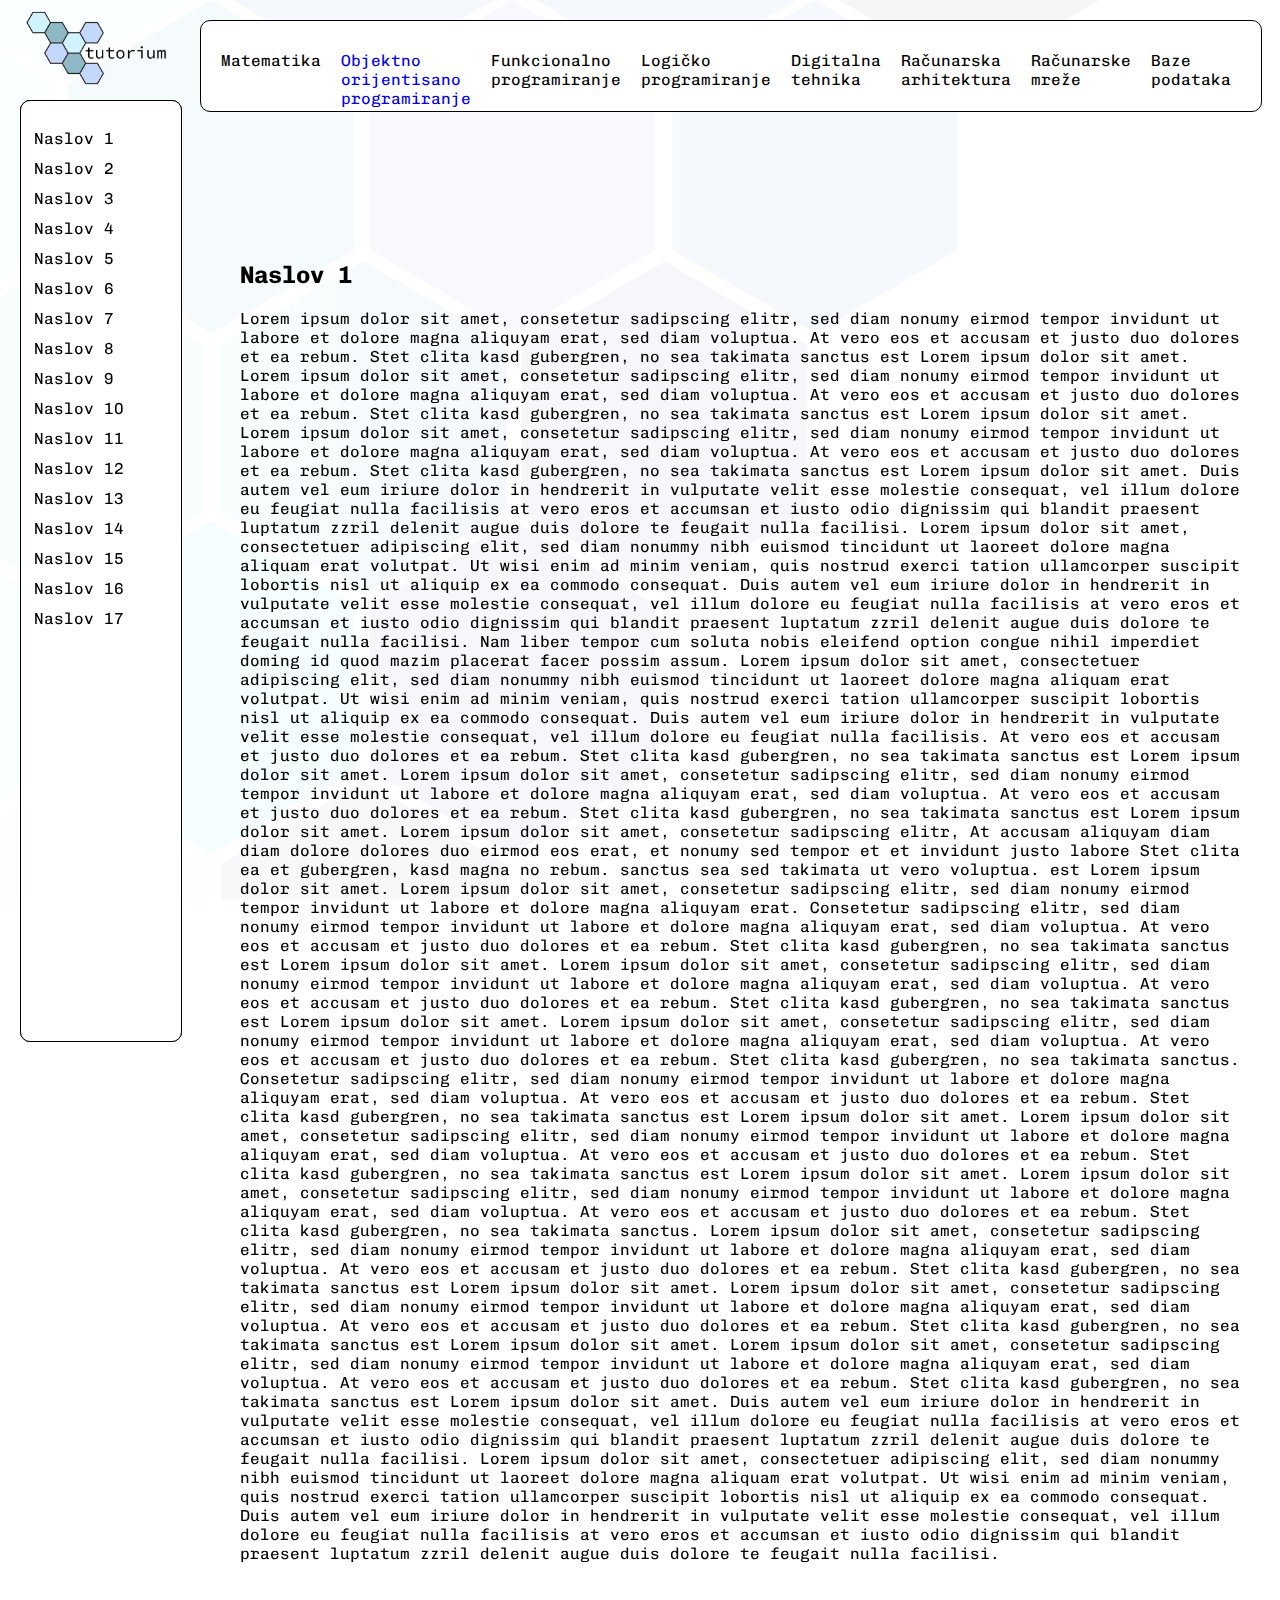
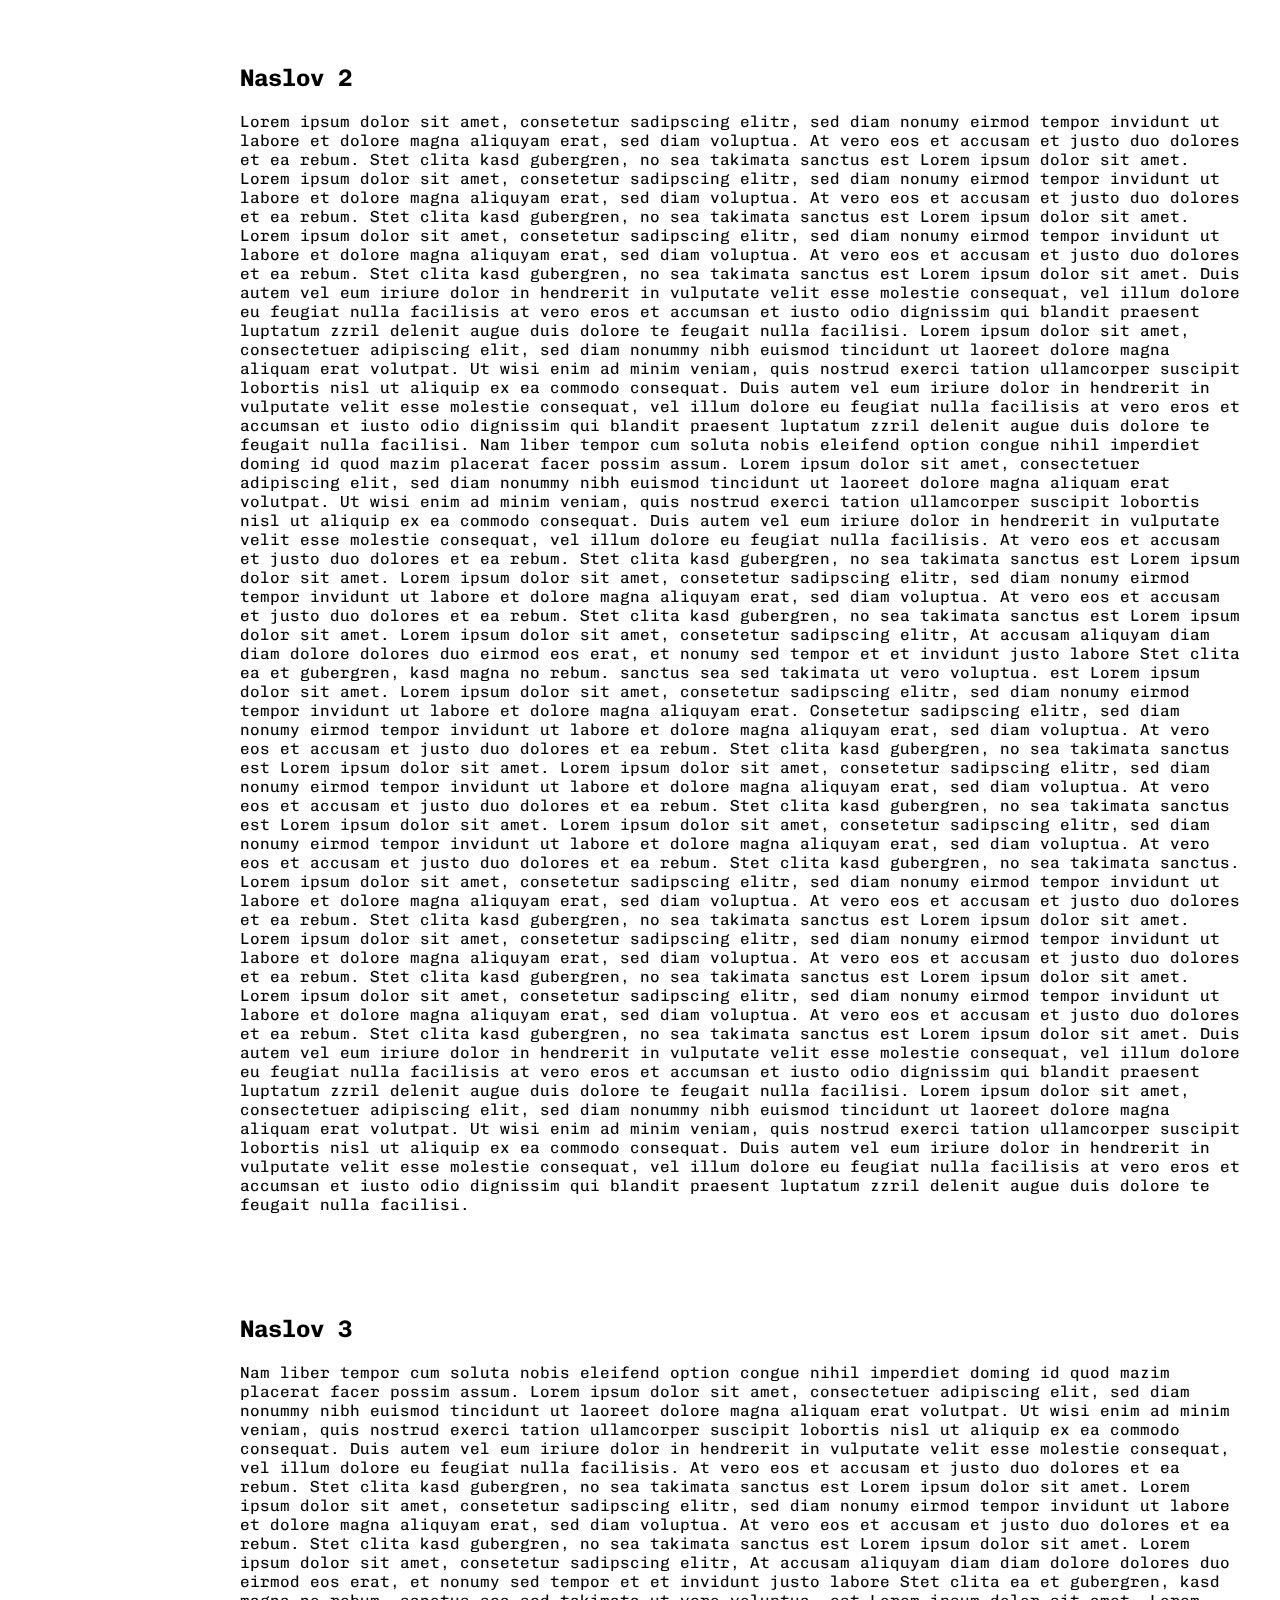
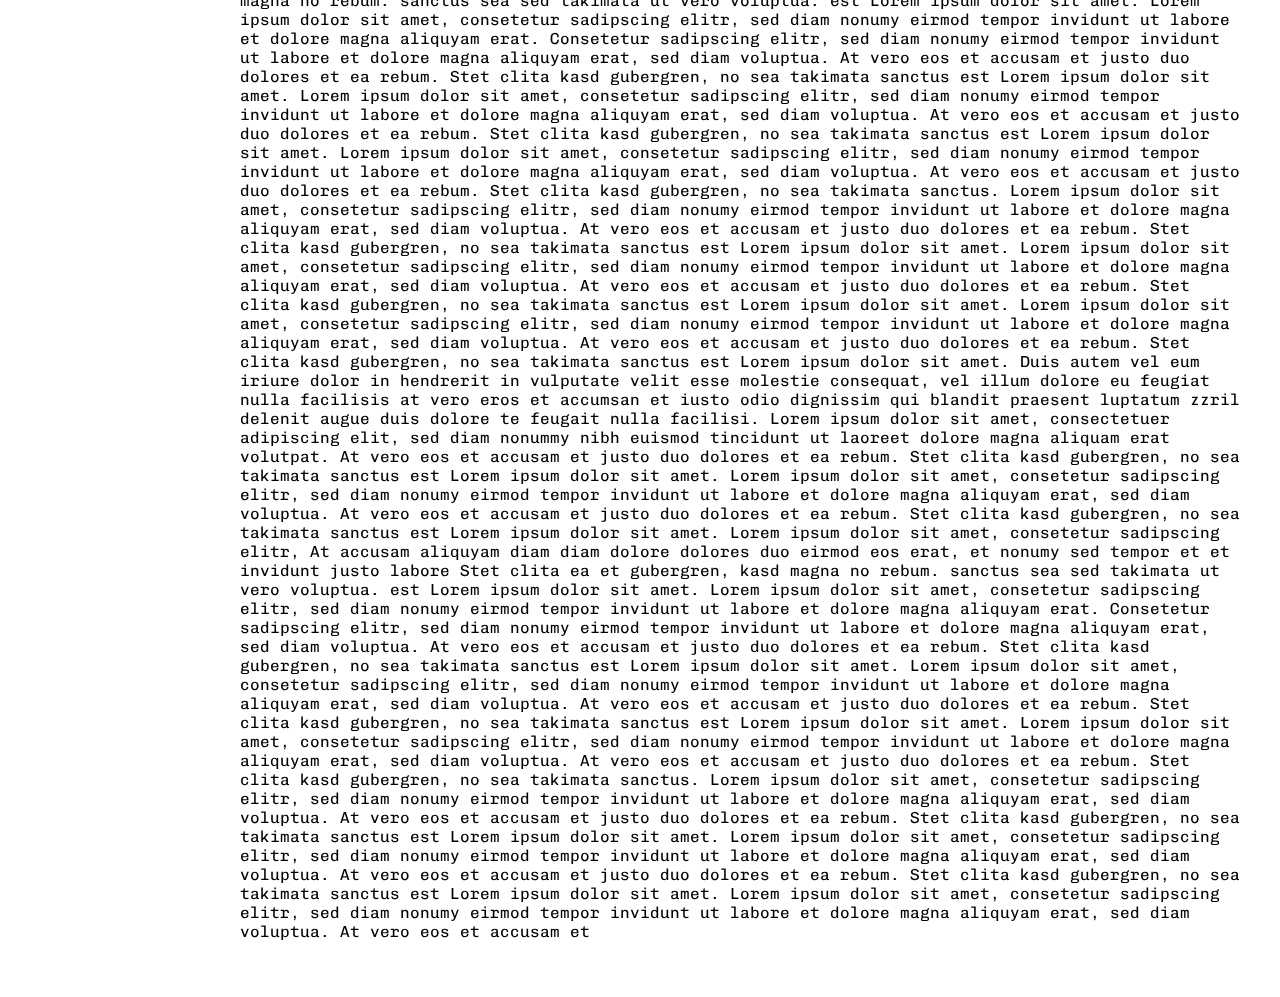
<file: index.html>
<!DOCTYPE html>
<html lang="en">
<head>
    <meta charset="UTF-8">
    <meta name="viewport" content="width=device-width, initial-scale=1.0">
    <title>Platforma za učenje računarstva</title>
    <link rel="preconnect" href="https://fonts.googleapis.com">
    <link rel="preconnect" href="https://fonts.gstatic.com" crossorigin>
    <link href="https://fonts.googleapis.com/css2?family=Chivo+Mono:ital,wght@0,100..900;1,100..900&display=swap" rel="stylesheet">
    <link rel="stylesheet" href="styles.css">
    
</head>
<body>
    
    <div class="logo-container">
        <a href="#" class="logo">
            <img src="logo.png" width="100%" alt="logo" class="logo_container">
        </a>
    </div>
    <header class="menu-header">
        <nav class="menu">
            <ul>
                <li>Matematika
                    <ul>
                        <li>Logika</li>
                        <li>Linearna algebra</li>
                        <li>Kombinatorika</li>
                        <li>Kalkulus</li>
                        <li>Vjerovatnoća</li>
                    </ul>
                </li>
                <li><a href="oop/oop.html">Objektno orijentisano programiranje
                    <ul>
                        <li><a href="oop/python/python.html">Python</a></li>
                        <li>Java</li>
                        <li>C++</li>
                    </ul>
                    </a>
                </li>
                <li>Funkcionalno programiranje
                    <ul>
                        <li>OCaml</li>
                        <li>Haskell</li>
                    </ul>
                </li>
                <li>Logičko programiranje
                    <ul>
                        <li>Prolog</li>
                    </ul>
                </li>
                <li>Digitalna tehnika</li>
                <li>Računarska arhitektura</li>
                <li>Računarske mreže</li>
                <li>Baze podataka</li>
            </ul>
        </nav>
    </header>
    <aside class="sidebar">
        <div class="sidebar">
            <div class="sidebar-link" data-scroll-target="naslov1">Naslov 1</div>
            <div class="sidebar-link" data-scroll-target="naslov2">Naslov 2</div>
            <div class="sidebar-link" data-scroll-target="naslov3">Naslov 3</div>
            <div class="sidebar-link" data-scroll-target="naslov4">Naslov 4</div>
            <div class="sidebar-link" data-scroll-target="naslov5">Naslov 5</div>
            <div class="sidebar-link" data-scroll-target="naslov6">Naslov 6</div>
            <div class="sidebar-link" data-scroll-target="naslov7">Naslov 7</div>
            <div class="sidebar-link" data-scroll-target="naslov8">Naslov 8</div>
            <div class="sidebar-link" data-scroll-target="naslov9">Naslov 9</div>
            <div class="sidebar-link" data-scroll-target="naslov10">Naslov 10</div>
            <div class="sidebar-link" data-scroll-target="naslov11">Naslov 11</div>
            <div class="sidebar-link" data-scroll-target="naslov12">Naslov 12</div>
            <div class="sidebar-link" data-scroll-target="naslov13">Naslov 13</div>
            <div class="sidebar-link" data-scroll-target="naslov14">Naslov 14</div>
            <div class="sidebar-link" data-scroll-target="naslov15">Naslov 15</div>
            <div class="sidebar-link" data-scroll-target="naslov16">Naslov 16</div>
            <div class="sidebar-link" data-scroll-target="naslov17">Naslov 17</div>
            
        </div>
    </aside>
    <main>
        <section id="naslov1">
            <div></div>
            <h2>
                Naslov 1
            </h2>
            <p>Lorem ipsum dolor sit amet, consetetur sadipscing elitr, sed diam nonumy eirmod tempor invidunt ut labore et dolore magna aliquyam erat, sed diam voluptua. At vero eos et accusam et justo duo dolores et ea rebum. Stet clita kasd gubergren, no sea takimata sanctus est Lorem ipsum dolor sit amet. Lorem ipsum dolor sit amet, consetetur sadipscing elitr, sed diam nonumy eirmod tempor invidunt ut labore et dolore magna aliquyam erat, sed diam voluptua. At vero eos et accusam et justo duo dolores et ea rebum. Stet clita kasd gubergren, no sea takimata sanctus est Lorem ipsum dolor sit amet. Lorem ipsum dolor sit amet, consetetur sadipscing elitr, sed diam nonumy eirmod tempor invidunt ut labore et dolore magna aliquyam erat, sed diam voluptua. At vero eos et accusam et justo duo dolores et ea rebum. Stet clita kasd gubergren, no sea takimata sanctus est Lorem ipsum dolor sit amet.   

                Duis autem vel eum iriure dolor in hendrerit in vulputate velit esse molestie consequat, vel illum dolore eu feugiat nulla facilisis at vero eros et accumsan et iusto odio dignissim qui blandit praesent luptatum zzril delenit augue duis dolore te feugait nulla facilisi. Lorem ipsum dolor sit amet, consectetuer adipiscing elit, sed diam nonummy nibh euismod tincidunt ut laoreet dolore magna aliquam erat volutpat.   
                
                Ut wisi enim ad minim veniam, quis nostrud exerci tation ullamcorper suscipit lobortis nisl ut aliquip ex ea commodo consequat. Duis autem vel eum iriure dolor in hendrerit in vulputate velit esse molestie consequat, vel illum dolore eu feugiat nulla facilisis at vero eros et accumsan et iusto odio dignissim qui blandit praesent luptatum zzril delenit augue duis dolore te feugait nulla facilisi.   
                
                Nam liber tempor cum soluta nobis eleifend option congue nihil imperdiet doming id quod mazim placerat facer possim assum. Lorem ipsum dolor sit amet, consectetuer adipiscing elit, sed diam nonummy nibh euismod tincidunt ut laoreet dolore magna aliquam erat volutpat. Ut wisi enim ad minim veniam, quis nostrud exerci tation ullamcorper suscipit lobortis nisl ut aliquip ex ea commodo consequat.   
                
                Duis autem vel eum iriure dolor in hendrerit in vulputate velit esse molestie consequat, vel illum dolore eu feugiat nulla facilisis.   
                
                At vero eos et accusam et justo duo dolores et ea rebum. Stet clita kasd gubergren, no sea takimata sanctus est Lorem ipsum dolor sit amet. Lorem ipsum dolor sit amet, consetetur sadipscing elitr, sed diam nonumy eirmod tempor invidunt ut labore et dolore magna aliquyam erat, sed diam voluptua. At vero eos et accusam et justo duo dolores et ea rebum. Stet clita kasd gubergren, no sea takimata sanctus est Lorem ipsum dolor sit amet. Lorem ipsum dolor sit amet, consetetur sadipscing elitr, At accusam aliquyam diam diam dolore dolores duo eirmod eos erat, et nonumy sed tempor et et invidunt justo labore Stet clita ea et gubergren, kasd magna no rebum. sanctus sea sed takimata ut vero voluptua. est Lorem ipsum dolor sit amet. Lorem ipsum dolor sit amet, consetetur sadipscing elitr, sed diam nonumy eirmod tempor invidunt ut labore et dolore magna aliquyam erat.   
                
                Consetetur sadipscing elitr, sed diam nonumy eirmod tempor invidunt ut labore et dolore magna aliquyam erat, sed diam voluptua. At vero eos et accusam et justo duo dolores et ea rebum. Stet clita kasd gubergren, no sea takimata sanctus est Lorem ipsum dolor sit amet. Lorem ipsum dolor sit amet, consetetur sadipscing elitr, sed diam nonumy eirmod tempor invidunt ut labore et dolore magna aliquyam erat, sed diam voluptua. At vero eos et accusam et justo duo dolores et ea rebum. Stet clita kasd gubergren, no sea takimata sanctus est Lorem ipsum dolor sit amet. Lorem ipsum dolor sit amet, consetetur sadipscing elitr, sed diam nonumy eirmod tempor invidunt ut labore et dolore magna aliquyam erat, sed diam voluptua. At vero eos et accusam et justo duo dolores et ea rebum. Stet clita kasd gubergren, no sea takimata sanctus.   
                
                Consetetur sadipscing elitr, sed diam nonumy eirmod tempor invidunt ut labore et dolore magna aliquyam erat, sed diam voluptua. At vero eos et accusam et justo duo dolores et ea rebum. Stet clita kasd gubergren, no sea takimata sanctus est Lorem ipsum dolor sit amet. Lorem ipsum dolor sit amet, consetetur sadipscing elitr, sed diam nonumy eirmod tempor invidunt ut labore et dolore magna aliquyam erat, sed diam voluptua. At vero eos et accusam et justo duo dolores et ea rebum. Stet clita kasd gubergren, no sea takimata sanctus est Lorem ipsum dolor sit amet. Lorem ipsum dolor sit amet, consetetur sadipscing elitr, sed diam nonumy eirmod tempor invidunt ut labore et dolore magna aliquyam erat, sed diam voluptua. At vero eos et accusam et justo duo dolores et ea rebum. Stet clita kasd gubergren, no sea takimata sanctus.   
                
                Lorem ipsum dolor sit amet, consetetur sadipscing elitr, sed diam nonumy eirmod tempor invidunt ut labore et dolore magna aliquyam erat, sed diam voluptua. At vero eos et accusam et justo duo dolores et ea rebum. Stet clita kasd gubergren, no sea takimata sanctus est Lorem ipsum dolor sit amet. Lorem ipsum dolor sit amet, consetetur sadipscing elitr, sed diam nonumy eirmod tempor invidunt ut labore et dolore magna aliquyam erat, sed diam voluptua. At vero eos et accusam et justo duo dolores et ea rebum. Stet clita kasd gubergren, no sea takimata sanctus est Lorem ipsum dolor sit amet. Lorem ipsum dolor sit amet, consetetur sadipscing elitr, sed diam nonumy eirmod tempor invidunt ut labore et dolore magna aliquyam erat, sed diam voluptua. At vero eos et accusam et justo duo dolores et ea rebum. Stet clita kasd gubergren, no sea takimata sanctus est Lorem ipsum dolor sit amet.   
                
                Duis autem vel eum iriure dolor in hendrerit in vulputate velit esse molestie consequat, vel illum dolore eu feugiat nulla facilisis at vero eros et accumsan et iusto odio dignissim qui blandit praesent luptatum zzril delenit augue duis dolore te feugait nulla facilisi. Lorem ipsum dolor sit amet, consectetuer adipiscing elit, sed diam nonummy nibh euismod tincidunt ut laoreet dolore magna aliquam erat volutpat.   
                
                Ut wisi enim ad minim veniam, quis nostrud exerci tation ullamcorper suscipit lobortis nisl ut aliquip ex ea commodo consequat. Duis autem vel eum iriure dolor in hendrerit in vulputate velit esse molestie consequat, vel illum dolore eu feugiat nulla facilisis at vero eros et accumsan et iusto odio dignissim qui blandit praesent luptatum zzril delenit augue duis dolore te feugait nulla facilisi.   
                </p>
        </section>
        <section id="naslov2">
            <h2>Naslov 2</h2>
            <p>Lorem ipsum dolor sit amet, consetetur sadipscing elitr, sed diam nonumy eirmod tempor invidunt ut labore et dolore magna aliquyam erat, sed diam voluptua. At vero eos et accusam et justo duo dolores et ea rebum. Stet clita kasd gubergren, no sea takimata sanctus est Lorem ipsum dolor sit amet. Lorem ipsum dolor sit amet, consetetur sadipscing elitr, sed diam nonumy eirmod tempor invidunt ut labore et dolore magna aliquyam erat, sed diam voluptua. At vero eos et accusam et justo duo dolores et ea rebum. Stet clita kasd gubergren, no sea takimata sanctus est Lorem ipsum dolor sit amet. Lorem ipsum dolor sit amet, consetetur sadipscing elitr, sed diam nonumy eirmod tempor invidunt ut labore et dolore magna aliquyam erat, sed diam voluptua. At vero eos et accusam et justo duo dolores et ea rebum. Stet clita kasd gubergren, no sea takimata sanctus est Lorem ipsum dolor sit amet.   

                Duis autem vel eum iriure dolor in hendrerit in vulputate velit esse molestie consequat, vel illum dolore eu feugiat nulla facilisis at vero eros et accumsan et iusto odio dignissim qui blandit praesent luptatum zzril delenit augue duis dolore te feugait nulla facilisi. Lorem ipsum dolor sit amet, consectetuer adipiscing elit, sed diam nonummy nibh euismod tincidunt ut laoreet dolore magna aliquam erat volutpat.   
                
                Ut wisi enim ad minim veniam, quis nostrud exerci tation ullamcorper suscipit lobortis nisl ut aliquip ex ea commodo consequat. Duis autem vel eum iriure dolor in hendrerit in vulputate velit esse molestie consequat, vel illum dolore eu feugiat nulla facilisis at vero eros et accumsan et iusto odio dignissim qui blandit praesent luptatum zzril delenit augue duis dolore te feugait nulla facilisi.   
                
                Nam liber tempor cum soluta nobis eleifend option congue nihil imperdiet doming id quod mazim placerat facer possim assum. Lorem ipsum dolor sit amet, consectetuer adipiscing elit, sed diam nonummy nibh euismod tincidunt ut laoreet dolore magna aliquam erat volutpat. Ut wisi enim ad minim veniam, quis nostrud exerci tation ullamcorper suscipit lobortis nisl ut aliquip ex ea commodo consequat.   
                Duis autem vel eum iriure dolor in hendrerit in vulputate velit esse molestie consequat, vel illum dolore eu feugiat nulla facilisis.   
                
                At vero eos et accusam et justo duo dolores et ea rebum. Stet clita kasd gubergren, no sea takimata sanctus est Lorem ipsum dolor sit amet. Lorem ipsum dolor sit amet, consetetur sadipscing elitr, sed diam nonumy eirmod tempor invidunt ut labore et dolore magna aliquyam erat, sed diam voluptua. At vero eos et accusam et justo duo dolores et ea rebum. Stet clita kasd gubergren, no sea takimata sanctus est Lorem ipsum dolor sit amet. Lorem ipsum dolor sit amet, consetetur sadipscing elitr, At accusam aliquyam diam diam dolore dolores duo eirmod eos erat, et nonumy sed tempor et et invidunt justo labore Stet clita ea et gubergren, kasd magna no rebum. sanctus sea sed takimata ut vero voluptua. est Lorem ipsum dolor sit amet. Lorem ipsum dolor sit amet, consetetur sadipscing elitr, sed diam nonumy eirmod tempor invidunt ut labore et dolore magna aliquyam erat.   
                
                Consetetur sadipscing elitr, sed diam nonumy eirmod tempor invidunt ut labore et dolore magna aliquyam erat, sed diam voluptua. At vero eos et accusam et justo duo dolores et ea rebum. Stet clita kasd gubergren, no sea takimata sanctus est Lorem ipsum dolor sit amet. Lorem ipsum dolor sit amet, consetetur sadipscing elitr, sed diam nonumy eirmod tempor invidunt ut labore et dolore magna aliquyam erat, sed diam voluptua. At vero eos et accusam et justo duo dolores et ea rebum. Stet clita kasd gubergren, no sea takimata sanctus est Lorem ipsum dolor sit amet. Lorem ipsum dolor sit amet, consetetur sadipscing elitr, sed diam nonumy eirmod tempor invidunt ut labore et dolore magna aliquyam erat, sed diam voluptua. At vero eos et accusam et justo duo dolores et ea rebum. Stet clita kasd gubergren, no sea takimata sanctus.   
                
                Lorem ipsum dolor sit amet, consetetur sadipscing elitr, sed diam nonumy eirmod tempor invidunt ut labore et dolore magna aliquyam erat, sed diam voluptua. At vero eos et accusam et justo duo dolores et ea rebum. Stet clita kasd gubergren, no sea takimata sanctus est Lorem ipsum dolor sit amet. Lorem ipsum dolor sit amet, consetetur sadipscing elitr, sed diam nonumy eirmod tempor invidunt ut labore et dolore magna aliquyam erat, sed diam voluptua. At vero eos et accusam et justo duo dolores et ea rebum. Stet clita kasd gubergren, no sea takimata sanctus est Lorem ipsum dolor sit amet. Lorem ipsum dolor sit amet, consetetur sadipscing elitr, sed diam nonumy eirmod tempor invidunt ut labore et dolore magna aliquyam erat, sed diam voluptua. At vero eos et accusam et justo duo dolores et ea rebum. Stet clita kasd gubergren, no sea takimata sanctus est Lorem ipsum dolor sit amet.   
                
                Duis autem vel eum iriure dolor in hendrerit in vulputate velit esse molestie consequat, vel illum dolore eu feugiat nulla facilisis at vero eros et accumsan et iusto odio dignissim qui blandit praesent luptatum zzril delenit augue duis dolore te feugait nulla facilisi. Lorem ipsum dolor sit amet, consectetuer adipiscing elit, sed diam nonummy nibh euismod tincidunt ut laoreet dolore magna aliquam erat volutpat.   
                
                Ut wisi enim ad minim veniam, quis nostrud exerci tation ullamcorper suscipit lobortis nisl ut aliquip ex ea commodo consequat. Duis autem vel eum iriure dolor in hendrerit in vulputate velit esse molestie consequat, vel illum dolore eu feugiat nulla facilisis at vero eros et accumsan et iusto odio dignissim qui blandit praesent luptatum zzril delenit augue duis dolore te feugait nulla facilisi.   
                </p>
        </section>
        <section id="naslov3"><h2>Naslov 3</h2><p>
            Nam liber tempor cum soluta nobis eleifend option congue nihil imperdiet doming id quod mazim placerat facer possim assum. Lorem ipsum dolor sit amet, consectetuer adipiscing elit, sed diam nonummy nibh euismod tincidunt ut laoreet dolore magna aliquam erat volutpat. Ut wisi enim ad minim veniam, quis nostrud exerci tation ullamcorper suscipit lobortis nisl ut aliquip ex ea commodo consequat.   
            
            Duis autem vel eum iriure dolor in hendrerit in vulputate velit esse molestie consequat, vel illum dolore eu feugiat nulla facilisis.   
            
            At vero eos et accusam et justo duo dolores et ea rebum. Stet clita kasd gubergren, no sea takimata sanctus est Lorem ipsum dolor sit amet. Lorem ipsum dolor sit amet, consetetur sadipscing elitr, sed diam nonumy eirmod tempor invidunt ut labore et dolore magna aliquyam erat, sed diam voluptua. At vero eos et accusam et justo duo dolores et ea rebum. Stet clita kasd gubergren, no sea takimata sanctus est Lorem ipsum dolor sit amet. Lorem ipsum dolor sit amet, consetetur sadipscing elitr, At accusam aliquyam diam diam dolore dolores duo eirmod eos erat, et nonumy sed tempor et et invidunt justo labore Stet clita ea et gubergren, kasd magna no rebum. sanctus sea sed takimata ut vero voluptua. est Lorem ipsum dolor sit amet. Lorem ipsum dolor sit amet, consetetur sadipscing elitr, sed diam nonumy eirmod tempor invidunt ut labore et dolore magna aliquyam erat.   
            
            Consetetur sadipscing elitr, sed diam nonumy eirmod tempor invidunt ut labore et dolore magna aliquyam erat, sed diam voluptua. At vero eos et accusam et justo duo dolores et ea rebum. Stet clita kasd gubergren, no sea takimata sanctus est Lorem ipsum dolor sit amet. Lorem ipsum dolor sit amet, consetetur sadipscing elitr, sed diam nonumy eirmod tempor invidunt ut labore et dolore magna aliquyam erat, sed diam voluptua. At vero eos et accusam et justo duo dolores et ea rebum. Stet clita kasd gubergren, no sea takimata sanctus est Lorem ipsum dolor sit amet. Lorem ipsum dolor sit amet, consetetur sadipscing elitr, sed diam nonumy eirmod tempor invidunt ut labore et dolore magna aliquyam erat, sed diam voluptua. At vero eos et accusam et justo duo dolores et ea rebum. Stet clita kasd gubergren, no sea takimata sanctus.   
            
            Lorem ipsum dolor sit amet, consetetur sadipscing elitr, sed diam nonumy eirmod tempor invidunt ut labore et dolore magna aliquyam erat, sed diam voluptua. At vero eos et accusam et justo duo dolores et ea rebum. Stet clita kasd gubergren, no sea takimata sanctus est Lorem ipsum dolor sit amet. Lorem ipsum dolor sit amet, consetetur sadipscing elitr, sed diam nonumy eirmod tempor invidunt ut labore et dolore magna aliquyam erat, sed diam voluptua. At vero eos et accusam et justo duo dolores et ea rebum. Stet clita kasd gubergren, no sea takimata sanctus est Lorem ipsum dolor sit amet. Lorem ipsum dolor sit amet, consetetur sadipscing elitr, sed diam nonumy eirmod tempor invidunt ut labore et dolore magna aliquyam erat, sed diam voluptua. At vero eos et accusam et justo duo dolores et ea rebum. Stet clita kasd gubergren, no sea takimata sanctus est Lorem ipsum dolor sit amet.   
            
            Duis autem vel eum iriure dolor in hendrerit in vulputate velit esse molestie consequat, vel illum dolore eu feugiat nulla facilisis at vero eros et accumsan et iusto odio dignissim qui blandit praesent luptatum zzril delenit augue duis dolore te feugait nulla facilisi. Lorem ipsum dolor sit amet, consectetuer adipiscing elit, sed diam nonummy nibh euismod tincidunt ut laoreet dolore magna aliquam erat volutpat.   
            
            At vero eos et accusam et justo duo dolores et ea rebum. Stet clita kasd gubergren, no sea takimata sanctus est Lorem ipsum dolor sit amet. Lorem ipsum dolor sit amet, consetetur sadipscing elitr, sed diam nonumy eirmod tempor invidunt ut labore et dolore magna aliquyam erat, sed diam voluptua. At vero eos et accusam et justo duo dolores et ea rebum. Stet clita kasd gubergren, no sea takimata sanctus est Lorem ipsum dolor sit amet. Lorem ipsum dolor sit amet, consetetur sadipscing elitr, At accusam aliquyam diam diam dolore dolores duo eirmod eos erat, et nonumy sed tempor et et invidunt justo labore Stet clita ea et gubergren, kasd magna no rebum. sanctus sea sed takimata ut vero voluptua. est Lorem ipsum dolor sit amet. Lorem ipsum dolor sit amet, consetetur sadipscing elitr, sed diam nonumy eirmod tempor invidunt ut labore et dolore magna aliquyam erat.   
            
            Consetetur sadipscing elitr, sed diam nonumy eirmod tempor invidunt ut labore et dolore magna aliquyam erat, sed diam voluptua. At vero eos et accusam et justo duo dolores et ea rebum. Stet clita kasd gubergren, no sea takimata sanctus est Lorem ipsum dolor sit amet. Lorem ipsum dolor sit amet, consetetur sadipscing elitr, sed diam nonumy eirmod tempor invidunt ut labore et dolore magna aliquyam erat, sed diam voluptua. At vero eos et accusam et justo duo dolores et ea rebum. Stet clita kasd gubergren, no sea takimata sanctus est Lorem ipsum dolor sit amet. Lorem ipsum dolor sit amet, consetetur sadipscing elitr, sed diam nonumy eirmod tempor invidunt ut labore et dolore magna aliquyam erat, sed diam voluptua. At vero eos et accusam et justo duo dolores et ea rebum. Stet clita kasd gubergren, no sea takimata sanctus.   
            
            Lorem ipsum dolor sit amet, consetetur sadipscing elitr, sed diam nonumy eirmod tempor invidunt ut labore et dolore magna aliquyam erat, sed diam voluptua. At vero eos et accusam et justo duo dolores et ea rebum. Stet clita kasd gubergren, no sea takimata sanctus est Lorem ipsum dolor sit amet. Lorem ipsum dolor sit amet, consetetur sadipscing elitr, sed diam nonumy eirmod tempor invidunt ut labore et dolore magna aliquyam erat, sed diam voluptua. At vero eos et accusam et justo duo dolores et ea rebum. Stet clita kasd gubergren, no sea takimata sanctus est Lorem ipsum dolor sit amet. Lorem ipsum dolor sit amet, consetetur sadipscing elitr, sed diam nonumy eirmod tempor invidunt ut labore et dolore magna aliquyam erat, sed diam voluptua. At vero eos et accusam et</p></section>
        
        </main>

    <script src="script.js"></script>
    
    
</body>
</html>
</file>
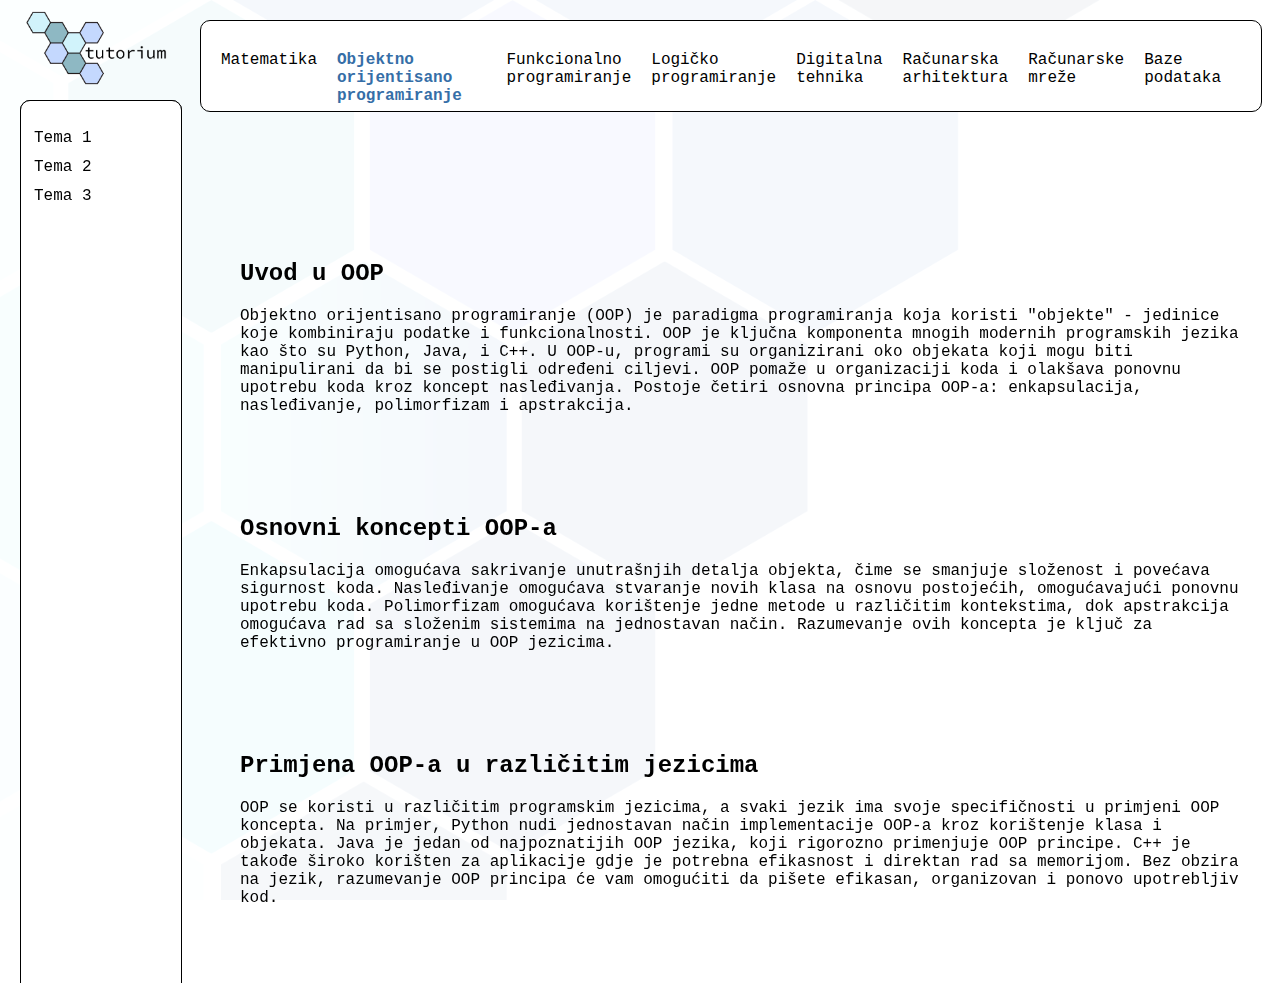
<file: oop/oop.html>
<!DOCTYPE html>
<html lang="en">
<head>
    <meta charset="UTF-8">
    <meta name="viewport" content="width=device-width, initial-scale=1.0">
    <title>OOP - Objektno Orijentisano Programiranje</title>
    <link rel="stylesheet" href="../styles.css">
</head>
<body>
    <div class="logo-container">
        <a href="../index.html" class="logo">
            <img src="../logo.png" width="100%" alt="logo">
        </a>
    </div>
    
    <header class="menu-header">
        <nav class="menu">
            <ul>
                <li>Matematika
                    <ul>
                        <li>Logika</li>
                        <li>Linearna algebra</li>
                        <li>Kombinatorika</li>
                        <li>Kalkulus</li>
                        <li>Vjerovatnoća</li>
                    </ul>
                </li>
                <li><a href = "oop.html" class = "active">Objektno orijentisano programiranje
                    <ul>
                        <li><a href="python/python.html">Python</a></li>
                        <li>Java</li>
                        <li>C++</li>
                    </ul>
                    </a>
                </li>
                <li>Funkcionalno programiranje
                    <ul>
                        <li>OCaml</li>
                        <li>Haskell</li>
                    </ul>
                </li>
                <li>Logičko programiranje
                    <ul>
                        <li>Prolog</li>
                    </ul>
                </li>
                <li>Digitalna tehnika</li>
                <li>Računarska arhitektura</li>
                <li>Računarske mreže</li>
                <li>Baze podataka</li>
            </ul>
        </nav>
    </header>
    <aside class="sidebar">
        <div class = "sidebar">
            <div class="sidebar-link" data-scroll-target="tema1">Tema 1</div>
            <div class="sidebar-link" data-scroll-target="tema2">Tema 2</div>
            <div class="sidebar-link" data-scroll-target="tema3">Tema 3</div>
        </div>
    </aside>
    <main>
        <section id="tema1">
            <h2>Uvod u OOP</h2>
            <p>Objektno orijentisano programiranje (OOP) je paradigma programiranja koja koristi "objekte" - jedinice koje kombiniraju podatke i funkcionalnosti. 
                OOP je ključna komponenta mnogih modernih programskih jezika kao što su Python, Java, i C++. 
                U OOP-u, programi su organizirani oko objekata koji mogu biti manipulirani da bi se postigli određeni ciljevi.
                OOP pomaže u organizaciji koda i olakšava ponovnu upotrebu koda kroz koncept nasleđivanja. 
                Postoje četiri osnovna principa OOP-a: enkapsulacija, nasleđivanje, polimorfizam i apstrakcija.</p>
        </section>
        <section id="tema2">
            <h2>Osnovni koncepti OOP-a</h2>
            <p>Enkapsulacija omogućava sakrivanje unutrašnjih detalja objekta, čime se smanjuje složenost i povećava sigurnost koda. 
                Nasleđivanje omogućava stvaranje novih klasa na osnovu postojećih, omogućavajući ponovnu upotrebu koda.
                Polimorfizam omogućava korištenje jedne metode u različitim kontekstima, dok apstrakcija omogućava rad sa složenim sistemima na jednostavan način.
                Razumevanje ovih koncepta je ključ za efektivno programiranje u OOP jezicima.</p>
        </section>
        <section id="tema3">
            <h2>Primjena OOP-a u različitim jezicima</h2>
            <p>OOP se koristi u različitim programskim jezicima, a svaki jezik ima svoje specifičnosti u primjeni OOP koncepta. 
                Na primjer, Python nudi jednostavan način implementacije OOP-a kroz korištenje klasa i objekata. 
                Java je jedan od najpoznatijih OOP jezika, koji rigorozno primenjuje OOP principe. 
                C++ je takođe široko korišten za aplikacije gdje je potrebna efikasnost i direktan rad sa memorijom.
                Bez obzira na jezik, razumevanje OOP principa će vam omogućiti da pišete efikasan, organizovan i ponovo upotrebljiv kod.</p>
        </section>
    </main>
    <script src="../script.js"></script>
    
</body>
</html>
</file>
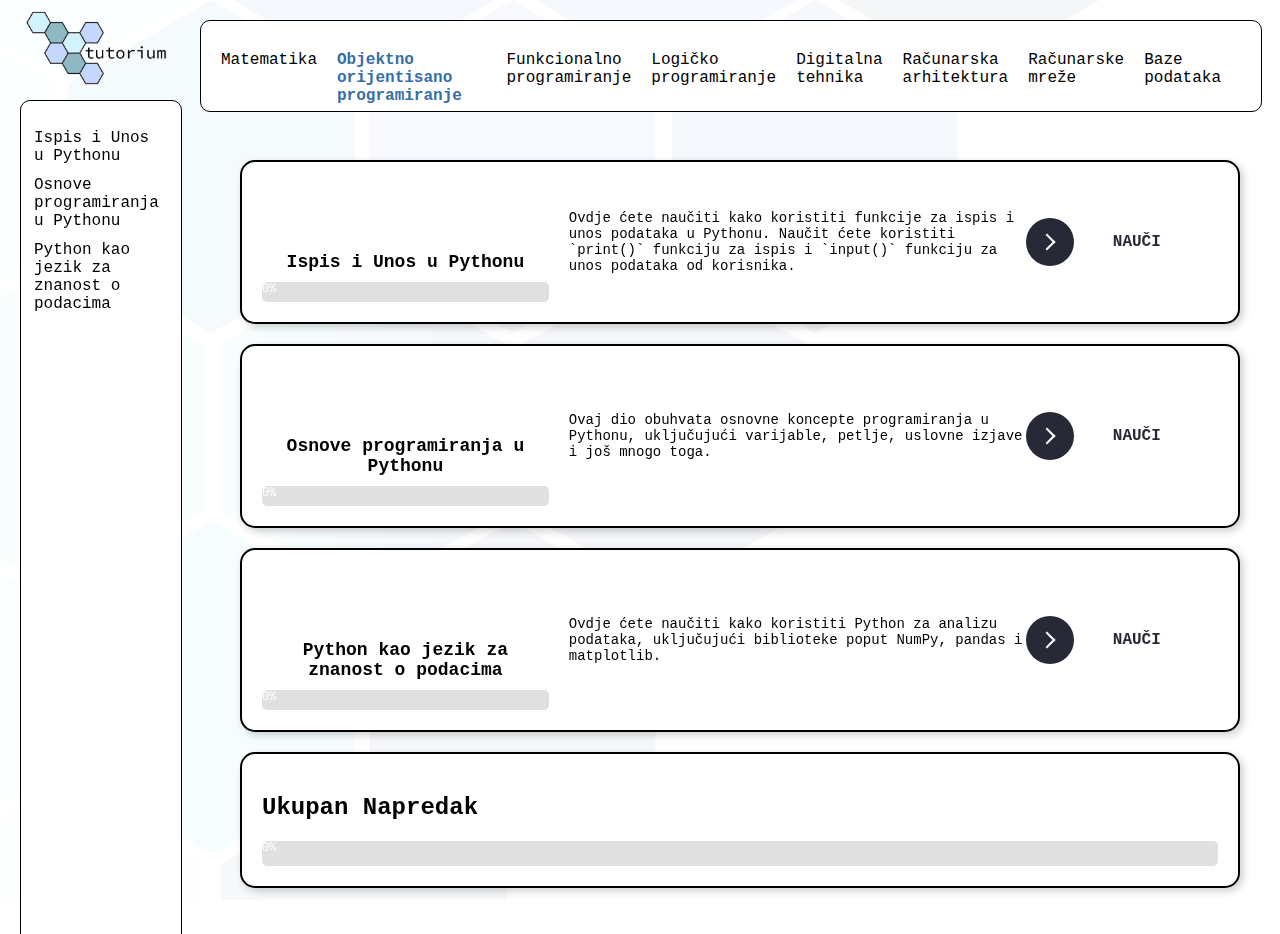
<file: oop/python/python.html>
<!DOCTYPE html>
<html lang="en">
<head>
    <meta charset="UTF-8">
    <meta name="viewport" content="width=device-width, initial-scale=1.0">
    <title>Python - Objektno Orijentisano Programiranje</title>
    <link rel="stylesheet" href="../../styles.css">
    <style>
        /* General styles */
        .content-box {
            background-color: white;
            border: 2px solid black;
            border-radius: 15px;
            padding: 20px;
            box-shadow: 3px 3px 8px rgba(0, 0, 0, 0.2);
            margin-bottom: 20px;
            display: flex;
            justify-content: space-between;
            align-items: center;
        }

        .content-box-left {
            width: 30%;
            display: flex;
            flex-direction: column;
            justify-content: center;
            margin-right: 20px;
        }

        .content-box h2 {
            margin: 0;
            font-size: 18px;
            text-align: center;
        }

        .progress-container {
            display: flex;
            align-items: center;
            margin-top: 10px;
            justify-content: center;
        }

        .progress-bar {
            background-color: #e0e0e0;
            border-radius: 5px;
            overflow: hidden;
            width: 100%;
            height: 20px;
        }

        .progress-bar-inner {
            background-color: #4caf50;
            height: 100%;
            width: 0%;
            text-align: center;
            color: white;
            font-size: 12px;
        }

        .description {
            flex: 1;
            font-size: 14px;
        }

        .learn-more-button {
            display: flex;
            align-items: center;
            justify-content: flex-end;
        }

        /* Button styles */
        button {
            position: relative;
            display: inline-block;
            cursor: pointer;
            outline: none;
            border: 0;
            vertical-align: middle;
            text-decoration: none;
            background: transparent;
            padding: 0;
            font-size: inherit;
            font-family: inherit;
        }

        button.learn-more {
            width: 12rem;
            height: auto;
        }

        button.learn-more .circle {
            transition: all 0.45s cubic-bezier(0.65, 0, 0.076, 1);
            position: relative;
            display: block;
            margin: 0;
            width: 3rem;
            height: 3rem;
            background: #282936;
            border-radius: 1.625rem;
        }

        button.learn-more .circle .icon {
            transition: all 0.45s cubic-bezier(0.65, 0, 0.076, 1);
            position: absolute;
            top: 0;
            bottom: 0;
            margin: auto;
            background: #fff;
        }

        button.learn-more .circle .icon.arrow {
            transition: all 0.45s cubic-bezier(0.65, 0, 0.076, 1);
            left: 0.625rem;
            width: 1.125rem;
            height: 0.125rem;
            background: none;
        }

        button.learn-more .circle .icon.arrow::before {
            position: absolute;
            content: "";
            top: -0.29rem;
            right: 0.0625rem;
            width: 0.625rem;
            height: 0.625rem;
            border-top: 0.125rem solid #fff;
            border-right: 0.125rem solid #fff;
            transform: rotate(45deg);
        }

        button.learn-more .button-text {
            transition: all 0.45s cubic-bezier(0.65, 0, 0.076, 1);
            position: absolute;
            top: 0;
            left: 0;
            right: 0;
            bottom: 0;
            padding: 0.75rem 0;
            margin: 0 0 0 1.85rem;
            color: #282936;
            font-weight: 700;
            line-height: 1.6;
            text-align: center;
            text-transform: uppercase;
        }

        button:hover .circle {
            width: 100%;
        }

        button:hover .circle .icon.arrow {
            background: #fff;
            transform: translate(1rem, 0);
        }

        button:hover .button-text {
            color: #fff;
        }

        /* Overall progress bar styles */
        .overall-progress-container {
            margin-top: 20px;
            padding: 20px;
            background-color: white;
            border: 2px solid black;
            border-radius: 15px;
            box-shadow: 3px 3px 8px rgba(0, 0, 0, 0.2);
        }

        .overall-progress-bar {
            width: 100%;
            background-color: #e0e0e0;
            border-radius: 5px;
            overflow: hidden;
            height: 25px;
            margin-top: 10px;
        }

        .overall-progress-bar-inner {
            background-color: #4caf50;
            height: 100%;
            width: 0%;
            text-align: center;
            color: white;
            font-size: 12px;
        }
    </style>
</head>
<body>
    <div class="logo-container">
        <a href="../../index.html" class="logo">
            <img src="../../logo.png" width="100%" alt="logo">
        </a>
    </div>
    
    <header class="menu-header">
        <nav class="menu">
            <ul>
                <li>Matematika
                    <ul>
                        <li>Logika</li>
                        <li>Linearna algebra</li>
                        <li>Kombinatorika</li>
                        <li>Kalkulus</li>
                        <li>Vjerovatnoća</li>
                    </ul>
                </li>
                <li><a href="../oop.html" class="active">Objektno orijentisano programiranje</a>
                    <ul>
                        <li><a href="python.html" class="active">Python</a></li>
                        <li>Java</li>
                        <li>C++</li>
                    </ul>
                    </a>
                </li>
                <li>Funkcionalno programiranje
                    <ul>
                        <li>OCaml</li>
                        <li>Haskell</li>
                    </ul>
                </li>
                <li>Logičko programiranje
                    <ul>
                        <li>Prolog</li>
                    </ul>
                </li>
                <li>Digitalna tehnika</li>
                <li>Računarska arhitektura</li>
                <li>Računarske mreže</li>
                <li>Baze podataka</li>
            </ul>
        </nav>
    </header>

    <aside class="sidebar">
        <div class="sidebar-link" data-scroll-target="section1">Ispis i Unos u Pythonu</div>
        <div class="sidebar-link" data-scroll-target="section2">Osnove programiranja u Pythonu</div>
        <div class="sidebar-link" data-scroll-target="section3">Python kao jezik za znanost o podacima</div>
    </aside>
    
    <main>
        <section id="section1">
            <div class="content-box">
                <div class="content-box-left">
                    <h2>Ispis i Unos u Pythonu</h2>
                    <div class="progress-container">
                        <div class="progress-bar">
                            <div id="progress-bar-section1" class="progress-bar-inner">0%</div>
                        </div>
                    </div>
                </div>
                <div class="description">
                    Ovdje ćete naučiti kako koristiti funkcije za ispis i unos podataka u Pythonu. Naučit ćete koristiti `print()` funkciju za ispis i `input()` funkciju za unos podataka od korisnika.
                </div>
                <div class="learn-more-button">
                    <a href="python_unos_ispis/python_unos_ispis.html">
                        <button class="learn-more">
                            <span class="circle" aria-hidden="true">
                            <span class="icon arrow"></span>
                            </span>
                            <span class="button-text">Nauči</span>
                        </button>
                    </a>
                </div>
            </div>
        </section>

        <section id="section2">
            <div class="content-box">
                <div class="content-box-left">
                    <h2>Osnove programiranja u Pythonu</h2>
                    <div class="progress-container">
                        <div class="progress-bar">
                            <div id="progress-bar-section2" class="progress-bar-inner">0%</div>
                        </div>
                    </div>
                </div>
                <div class="description">
                    Ovaj dio obuhvata osnovne koncepte programiranja u Pythonu, uključujući varijable, petlje, uslovne izjave i još mnogo toga.
                </div>
                <div class="learn-more-button">
                    <a href="python_osnove_programiranja.html">
                        <button class="learn-more">
                            <span class="circle" aria-hidden="true">
                            <span class="icon arrow"></span>
                            </span>
                            <span class="button-text">Nauči</span>
                        </button>
                    </a>
                </div>
            </div>
        </section>

        <section id="section3">
            <div class="content-box">
                <div class="content-box-left">
                    <h2>Python kao jezik za znanost o podacima</h2>
                    <div class="progress-container">
                        <div class="progress-bar">
                            <div id="progress-bar-section3" class="progress-bar-inner">0%</div>
                        </div>
                    </div>
                </div>
                <div class="description">
                    Ovdje ćete naučiti kako koristiti Python za analizu podataka, uključujući biblioteke poput NumPy, pandas i matplotlib.
                </div>
                <div class="learn-more-button">
                    <a href="python_znanost_podaci.html">
                        <button class="learn-more">
                            <span class="circle" aria-hidden="true">
                            <span class="icon arrow"></span>
                            </span>
                            <span class="button-text">Nauči</span>
                        </button>
                    </a>
                </div>
            </div>
        </section>

        <div class="overall-progress-container">
            <h2>Ukupan Napredak</h2>
            <div class="overall-progress-bar">
                <div id="overall-progress-bar-inner" class="overall-progress-bar-inner">0%</div>
            </div>
        </div>
    </main>

    <script>
        // Function to update a section's progress
        function updateProgress(sectionId, progress) {
            const progressBar = document.getElementById('progress-bar-' + sectionId);
            progressBar.style.width = progress + '%';
            progressBar.textContent = progress + '%';

            // Store the progress in localStorage
            localStorage.setItem(sectionId, progress);

            // Update overall progress
            updateOverallProgress();
        }

        // Function to update the overall progress
        function updateOverallProgress() {
            const section1Progress = parseInt(localStorage.getItem('section1') || 0, 10);
            const section2Progress = parseInt(localStorage.getItem('section2') || 0, 10);
            const section3Progress = parseInt(localStorage.getItem('section3') || 0, 10);

            const overallProgress = Math.round((section1Progress + section2Progress + section3Progress) / 3);
            const overallProgressBar = document.getElementById('overall-progress-bar-inner');
            overallProgressBar.style.width = overallProgress + '%';
            overallProgressBar.textContent = overallProgress + '%';

            // Store overall progress in localStorage
            localStorage.setItem('overallProgress', overallProgress);
        }

        // Initialize progress bars from localStorage on page load
        document.addEventListener('DOMContentLoaded', () => {
            const section1Progress = localStorage.getItem('section1') || '0';
            const section2Progress = localStorage.getItem('section2') || '0';
            const section3Progress = localStorage.getItem('section3') || '0';
            const overallProgress = localStorage.getItem('overallProgress') || '0';

            document.getElementById('progress-bar-section1').style.width = section1Progress + '%';
            document.getElementById('progress-bar-section1').textContent = section1Progress + '%';

            document.getElementById('progress-bar-section2').style.width = section2Progress + '%';
            document.getElementById('progress-bar-section2').textContent = section2Progress + '%';

            document.getElementById('progress-bar-section3').style.width = section3Progress + '%';
            document.getElementById('progress-bar-section3').textContent = section3Progress + '%';

            document.getElementById('overall-progress-bar-inner').style.width = overallProgress + '%';
            document.getElementById('overall-progress-bar-inner').textContent = overallProgress + '%';
        });
    </script>
</body>
</html>
</file>
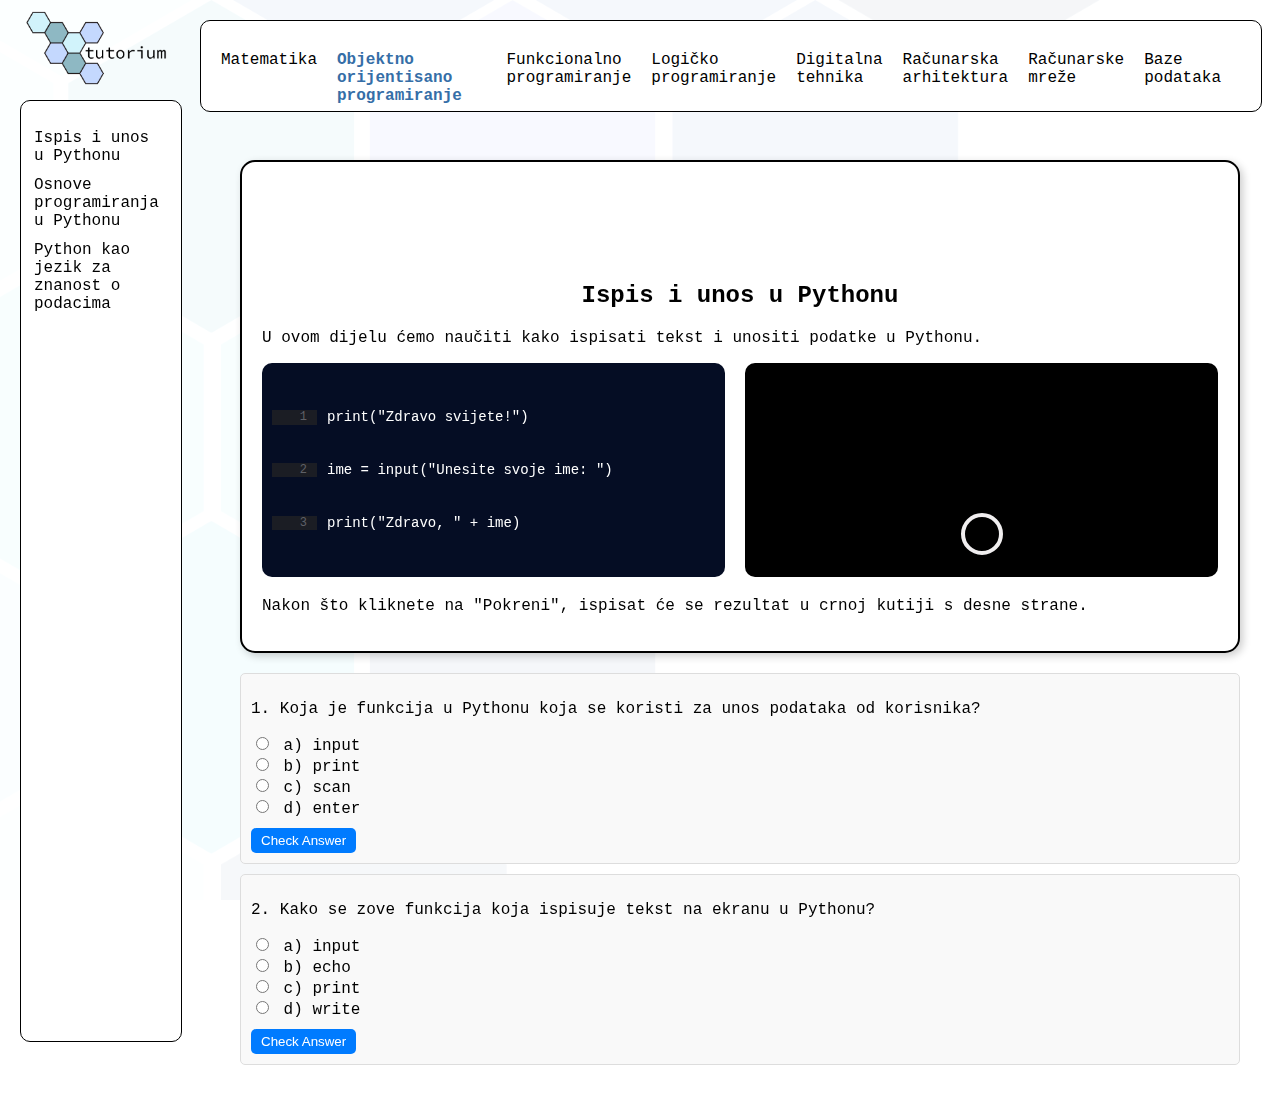
<file: oop/python/python_unos_ispis/python_unos_ispis.html>
<!DOCTYPE html>
<html lang="en">
<head>
    <meta charset="UTF-8">
    <meta name="viewport" content="width=device-width, initial-scale=1.0">
    <title>Ispis i Unos u Pythonu - Objektno Orijentisano Programiranje</title>
    <link rel="stylesheet" href="../../../styles.css">
    <style>
        /* Specific styles for this page */
        .content-box {
            background-color: white;
            border: 2px solid black;
            border-radius: 15px;
            padding: 20px;
            box-shadow: 3px 3px 8px rgba(0, 0, 0, 0.2);
            margin-bottom: 20px;
        }

        .content-box h2 {
            text-align: center;
            margin-bottom: 20px;
        }

        .code-container {
            display: flex;
            gap: 20px;
            margin-bottom: 20px;
        }

        .code-editor {
            background-color: rgb(5, 13, 36);
            color: white;
            padding: 10px;
            border-radius: 10px;
            font-family: "Courier New", Courier, monospace;
            overflow-x: auto;
            white-space: pre;
            flex: 1;
        }

        .code-line {
            display: flex;
            align-items: center;
            line-height: 1.2;
            font-size: 14px;
        }

        .line-number {
            width: 35px;
            user-select: none;
            opacity: 0.7;
            text-align: right;
            color: #858585;
            padding-right: 10px;
            font-size: 12px;
            margin-right: 10px;
            background-color: #252526;
        }

        .code-runner {
            background-color: black;
            color: white;
            padding: 15px;
            border-radius: 10px;
            display: flex;
            flex-direction: column;
            justify-content: space-between;
            font-family: "Courier New", Courier, monospace;
            min-height: 100px;
            font-size: 14px;
            flex: 1;
        }

        .output {
            background-color: black;
            color: white;
            padding: 10px;
            min-height: 50px;
            border-radius: 5px;
            white-space: pre-line;
            cursor: text;
            font-family: "Courier New", Courier, monospace;
            font-size: 14px;
            margin-bottom: 10px;
        }

        .run-button {
            display: block;
            position: relative;
            width: 56px;
            height: 56px;
            margin: 0 auto;
            overflow: hidden;
            outline: none;
            background-color: transparent;
            cursor: pointer;
            border: 0;
        }

        .run-button:before,
        .run-button:after {
            content: "";
            position: absolute;
            border-radius: 50%;
            inset: 7px;
        }

        .run-button:before {
            border: 4px solid #f0eeef;
            transition: opacity 0.4s cubic-bezier(0.77, 0, 0.175, 1) 80ms,
                transform 0.5s cubic-bezier(0.455, 0.03, 0.515, 0.955) 80ms;
        }

        .run-button:after {
            border: 4px solid #96daf0;
            transform: scale(1.3);
            transition: opacity 0.4s cubic-bezier(0.165, 0.84, 0.44, 1),
                transform 0.5s cubic-bezier(0.25, 0.46, 0.45, 0.94);
            opacity: 0;
        }

        .run-button:hover:before,
        .run-button:focus:before {
            opacity: 0;
            transform: scale(0.7);
            transition: opacity 0.4s cubic-bezier(0.165, 0.84, 0.44, 1),
                transform 0.5s cubic-bezier(0.25, 0.46, 0.45, 0.94);
        }

        .run-button:hover:after,
        .run-button:focus:after {
            opacity: 1;
            transform: scale(1);
            transition: opacity 0.4s cubic-bezier(0.77, 0, 0.175, 1) 80ms,
                transform 0.5s cubic-bezier(0.455, 0.03, 0.515, 0.955) 80ms;
        }

        /* Hidden input styling */
        #n-input {
            position: absolute;
            opacity: 0;
            pointer-events: none;
        }

        /* Flickering cursor style */
        .cursor {
            display: inline-block;
            background-color: white;
            color: black;
            width: 8px;
            animation: blink 1s step-end infinite;
            margin-left: 2px;
        }

        @keyframes blink {
            from, to {
                opacity: 0;
            }
            50% {
                opacity: 1;
            }
        }

        .question-container {
            margin-top: 20px;
        }

        .question {
            background-color: #f9f9f9;
            border: 1px solid #ddd;
            border-radius: 5px;
            padding: 10px;
            margin-bottom: 10px;
        }

        .question-options {
            margin-top: 10px;
        }

        .question-options input[type="radio"] {
            margin-right: 5px;
        }

        .check-answer {
            margin-top: 10px;
            padding: 5px 10px;
            background-color: #007bff;
            color: white;
            border: none;
            border-radius: 5px;
            cursor: pointer;
        }

        .check-answer:disabled {
            background-color: #ccc;
        }

        .message {
            margin-top: 10px;
            padding: 5px 10px;
            background-color: #28a745;
            color: white;
            border-radius: 5px;
            display: none;
        }
    </style>
</head>
<body>
    <div class="logo-container">
        <a href="../../../index.html" class="logo">
            <img src="../../../logo.png" width="100%" alt="logo">
        </a>
    </div>
    
    <header class="menu-header">
        <nav class="menu">
            <ul>
                <li>Matematika
                    <ul>
                        <li>Logika</li>
                        <li>Linearna algebra</li>
                        <li>Kombinatorika</li>
                        <li>Kalkulus</li>
                        <li>Vjerovatnoća</li>
                    </ul>
                </li>
                <li><a href="../../oop.html" class="active">Objektno orijentisano programiranje</a>
                    <ul>
                        <li><a href="../python.html" class="active">Python</a></li>
                        <li>Java</li>
                        <li>C++</li>
                    </ul>
                </li>
                <li>Funkcionalno programiranje
                    <ul>
                        <li>OCaml</li>
                        <li>Haskell</li>
                    </ul>
                </li>
                <li>Logičko programiranje
                    <ul>
                        <li>Prolog</li>
                    </ul>
                </li>
                <li>Digitalna tehnika</li>
                <li>Računarska arhitektura</li>
                <li>Računarske mreže</li>
                <li>Baze podataka</li>
            </ul>
        </nav>
    </header>

    <aside class="sidebar">
        <div class="sidebar-link" data-scroll-target="ispis-unos">Ispis i unos u Pythonu</div>
        <div class="sidebar-link" data-scroll-target="tema2">Osnove programiranja u Pythonu</div>
        <div class="sidebar-link" data-scroll-target="tema3">Python kao jezik za znanost o podacima</div>
    </aside>
    
    <main>
        <section id="ispis-unos">
            <div class="content-box">
                <h2>Ispis i unos u Pythonu</h2>
                <p>U ovom dijelu ćemo naučiti kako ispisati tekst i unositi podatke u Pythonu.</p>
                
                <div class="code-container">
                    <div class="code-editor">
                        <div class="code-line">
                            <span class="line-number">1</span>
                            <span class="code-text"><span class="keyword">print</span>(<span class="string">"Zdravo svijete!"</span>)</span>
                        </div>
                        <div class="code-line">
                            <span class="line-number">2</span>
                            <span class="code-text"><span class="keyword">ime</span> = <span class="builtin">input</span>(<span class="string">"Unesite svoje ime: "</span>)</span>
                        </div>
                        <div class="code-line">
                            <span class="line-number">3</span>
                            <span class="code-text"><span class="keyword">print</span>(<span class="string">"Zdravo, "</span> + <span class="keyword">ime</span>)</span>
                        </div>
                    </div>
                    <div class="code-runner">
                        <div class="output" id="output"></div>
                        <button class="run-button" onclick="runCode()">
                            <div class="button-box">
                                <svg xmlns="http://www.w3.org/2000/svg" viewBox="0 0 24 24" class="button-elem">
                                    <path d="M8 5v14l11-7z"/>
                                </svg>
                            </div>
                        </button>
                    </div>
                </div>

                <p>Nakon što kliknete na "Pokreni", ispisat će se rezultat u crnoj kutiji s desne strane.</p>
            </div>

            <div class="question-container">
                <div class="question">
                    <p>1. Koja je funkcija u Pythonu koja se koristi za unos podataka od korisnika?</p>
                    <div class="question-options">
                        <input type="radio" name="question1" value="a"> a) input<br>
                        <input type="radio" name="question1" value="b"> b) print<br>
                        <input type="radio" name="question1" value="c"> c) scan<br>
                        <input type="radio" name="question1" value="d"> d) enter<br>
                    </div>
                    <button class="check-answer" onclick="checkAnswer(1, 'a')">Check Answer</button>
                    <div class="message" id="message1">Tačan odgovor! Napredak je ažuriran.</div>
                </div>
                <div class="question">
                    <p>2. Kako se zove funkcija koja ispisuje tekst na ekranu u Pythonu?</p>
                    <div class="question-options">
                        <input type="radio" name="question2" value="a"> a) input<br>
                        <input type="radio" name="question2" value="b"> b) echo<br>
                        <input type="radio" name="question2" value="c"> c) print<br>
                        <input type="radio" name="question2" value="d"> d) write<br>
                    </div>
                    <button class="check-answer" onclick="checkAnswer(2, 'c')">Check Answer</button>
                    <div class="message" id="message2">Tačan odgovor! Napredak je ažuriran.</div>
                </div>
                <!-- Add more questions as needed -->
            </div>

        </section>
    </main>

    <script>
        let userInput = "";

        // Function to simulate code running for Tema 1
        function runCode() {
            const outputElement = document.getElementById('output');
            outputElement.textContent = "Zdravo svijete!\nUnesite svoje ime: ";
            addCursor(outputElement);

            document.addEventListener('keydown', handleUserInput);
        }

        function handleUserInput(event) {
            const outputElement = document.getElementById('output');
            const cursorElement = document.querySelector('.cursor');

            if (event.key === 'Enter') {
                outputElement.textContent += `\nZdravo, ${userInput}!`;
                removeCursor();
                userInput = ""; // Reset userInput after submission
                document.removeEventListener('keydown', handleUserInput); // Remove listener after submission
            } else if (event.key === 'Backspace') {
                userInput = userInput.slice(0, -1);
                outputElement.textContent = outputElement.textContent.slice(0, -1);
            } else {
                userInput += event.key;
                outputElement.textContent = outputElement.textContent.replace(/\s+$/, '') + event.key;
                addCursor(outputElement);
            }
        }

        // Function to add a flickering cursor to the output
        function addCursor(outputElement) {
            const cursorElement = document.createElement('span');
            cursorElement.classList.add('cursor');
            outputElement.appendChild(cursorElement);
        }

        // Function to remove the flickering cursor
        function removeCursor() {
            const cursorElement = document.querySelector('.cursor');
            if (cursorElement) {
                cursorElement.remove();
            }
        }

        // Function to check answers and update progress
        function checkAnswer(questionNumber, correctAnswer) {
            const selectedOption = document.querySelector(`input[name="question${questionNumber}"]:checked`);
            const messageElement = document.getElementById(`message${questionNumber}`);
            if (selectedOption) {
                if (selectedOption.value === correctAnswer) {
                    if (!localStorage.getItem(`question${questionNumber}Answered`)) {
                        messageElement.style.display = 'block';
                        incrementCompletedQuestions(); // Increment completed questions
                        updateProgress('section1'); // Calculate progress based on completed questions
                        localStorage.setItem(`question${questionNumber}Answered`, true);
                    } else {
                        alert("Already answered correctly. Progress has been recorded.");
                    }
                } else {
                    alert("Incorrect, please try again.");
                }
            } else {
                alert("Please select an answer.");
            }
        }

        // Function to increment the number of completed questions in localStorage
        function incrementCompletedQuestions() {
            const completedQuestions = parseInt(localStorage.getItem('completedQuestions') || '0', 10);
            localStorage.setItem('completedQuestions', completedQuestions + 1);
        }

        // Function to update a section's progress
        function updateProgress(sectionId) {
            const totalQuestions = 2; // The total number of questions on this page
            const completedQuestions = parseInt(localStorage.getItem('completedQuestions') || '0', 10);

            const progress = Math.round((completedQuestions / totalQuestions) * 100);

            // Update the progress bar on the parent page
            const progressBar = parent.document.getElementById('progress-bar-' + sectionId);
            progressBar.style.width = progress + '%';
            progressBar.textContent = progress + '%';

            // Store the progress in localStorage
            localStorage.setItem(sectionId, progress);

            // Update overall progress
            updateOverallProgress();
        }

        // Function to update the overall progress
        function updateOverallProgress() {
            const section1Progress = parseInt(localStorage.getItem('section1') || 0, 10);
            const section2Progress = parseInt(localStorage.getItem('section2') || 0, 10);
            const section3Progress = parseInt(localStorage.getItem('section3') || 0, 10);

            const overallProgress = Math.round((section1Progress + section2Progress + section3Progress) / 3);
            const overallProgressBar = parent.document.getElementById('overall-progress-bar-inner');
            overallProgressBar.style.width = overallProgress + '%';
            overallProgressBar.textContent = overallProgress + '%';

            // Store overall progress in localStorage
            localStorage.setItem('overallProgress', overallProgress);
        }

        // On page load, ensure that previously completed questions are marked and progress is updated
        document.addEventListener('DOMContentLoaded', () => {
            const totalQuestions = 2; // The total number of questions on this page

            // Mark completed questions
            for (let i = 1; i <= totalQuestions; i++) {
                if (localStorage.getItem(`question${i}Answered`)) {
                    document.getElementById(`message${i}`).style.display = 'block';
                }
            }

            // Update progress
            updateProgress('section1');
        });
    </script>
</body>
</html>
</file>
<file: styles.css>
/* General body styling */
body {
    font-family: "Chivo Mono", monospace;
    margin: 0;
    padding: 20px;
    background-image: url('background.png'); /* Adjust the path */
    background-size: cover; /* Ensures the image covers the entire background */
    background-position: center; /* Center the background image */
    background-repeat: no-repeat; /* Prevent the image from repeating */
    background-attachment: fixed; /* Makes the background static (doesn't scroll) */
}

/* Optional: To add an overlay with a faded effect */
body::before {
    content: "";
    position: fixed;
    top: 0;
    left: 0;
    width: 100%;
    height: 100%;
    background-color: rgba(255, 255, 255, 0.96); /* White overlay with 90% opacity */
    z-index: -1; /* Place it behind all other content */
}

/* Sidebar styling */
.sidebar {
    width: 140px; /* Fixed width of the sidebar */
    background-color: rgb(255, 255, 255);
    padding: 20px 10px; /* Padding inside the sidebar */
    position: fixed;
    top: 100px; /* Space from the top, below the logo */
    left: 20px; /* Space from the left edge */
    height: 100vh; /* Full viewport height */
    overflow-y: auto; /* Allows scrolling if content exceeds viewport height */
    box-shadow: 0 0 0 0 black;
    border: 1px solid black;
    border-radius: 10px;
    transition: all 0.3s ease-in-out;
}

/* Hide scrollbar for Chrome, Safari, and Opera */
.sidebar::-webkit-scrollbar {
    width: 0px;
}

/* Hide scrollbar for IE, Edge, and Firefox */
.sidebar {
    -ms-overflow-style: none;  /* IE and Edge */
    scrollbar-width: none;  /* Firefox */
}

/* Sidebar link styling */
.sidebar-link {
    cursor: pointer;
    margin: 5px 0;
    padding: 3px;
    text-decoration: none;
    color: black;
    display: block;
}

/* Highlighted sidebar link when section is in view */
.sidebar-link.highlight {
    color: rgb(26, 176, 179); /* Text color for the highlighted link */
    font-weight: bold; /* Bold text for the highlighted link */
    
}

/* Logo container styling */
.logo-container {
    position: fixed;
    top: 20px;  /* Distance from the top of the window */
    left: 20px; /* Distance from the left edge of the window */
    width: 160px;  /* Adjust as needed based on the logo size */
    height: 60px;  /* Adjust as needed based on the logo size */
    display: flex;
    align-items: center;
    justify-content: center;
    background-color: transparent;
}

/* Header styling */
.menu-header {
    position: fixed;
    align-items: center;
    top: 20px; /* Same distance from the top as the logo */
    left: 200px; /* Starts right after the logo with spacing */
    width: calc(100% - 260px); /* Adjusted width to add 20px space on the right */
    height: 70px;
    background-color: white;
    z-index: 1000;
    padding: 10px 20px;
    border: 1px solid black;
    border-radius: 10px;
    transition: all 0.4s ease-in-out;
}

/* Menu styling */
.menu {
    display: flex;
    align-items: center;
    justify-content: flex-start;
    padding: 20px 0;
    margin: 0;
}

.menu ul a:visited {
    color: inherit; /* Inherit the color from the parent or set it to a specific color */
    text-decoration: none; /* Remove underline if any */
}

/* Active state color */
a:active {
    color: rgb(8, 85, 112);
}

.menu ul a:active {
    color: rgb(8, 85, 112);
}

/* Hover and active states for menu links */
.menu-header a.active {
    color: rgb(53, 110, 167);
}

.menu-header a:hover {
    color: rgb(35, 169, 169);
}

/* Remove the purple color on hover */
.menu-header:hover {
    color: black;
}

.menu ul {
    list-style-type: none;
    margin: 0;
    padding: 0;
    display: flex;
}

.menu ul a{
    text-decoration:none;
}

.menu ul a:visited{
    text-decoration: none;
    color: black;
}

.menu ul a:active{
    color: rgb(8, 85, 112);
}

/* Active state color for the currently active page */
.menu ul a.active {
    color: rgb(53, 110, 167); /* Blue color for active page link */
    font-weight: bold; /* Optional: Make active link bold */
}

/* Give active links priority over visited links */
.menu ul a.active:visited {
    color: rgb(53, 110, 167); /* Ensures active links remain blue even when visited */
}


.menu li {
    margin-right: 20px;
    position: relative;
}

/* Dropdown styles */
.menu li ul {
    display: none; /* Initially hide all dropdowns */
    position: absolute;
    top: 100%; /* Position the dropdown below the parent <li> */
    left: 0;
    background-color: white;
    border: 1px solid black;
    border-radius: 5px;
    box-shadow: 0 8px 16px rgba(0, 0, 0, 0.2);
    z-index: 1000;
    min-width: 200px; /* Set a minimum width for dropdowns */
    padding: 10px 0;
}

.menu li ul li {
    margin: 0;
    padding: 10px 20px;
    white-space: nowrap; /* Prevent text from wrapping */
}

.menu li:hover > ul {
    display: block;
}

/* Style the dropdown links */
.menu li ul li a {
    color: black;
    text-decoration: none;
}

/* Main content styling */
main {
    margin-left: 200px; /* Space from the sidebar */
    padding: 140px 20px 20px 20px; /* Enough padding for margins */
}

/* Hover and Active States */
.sidebar:hover {
    /* Remove transform on hover to prevent internal scrollbar issue */
    box-shadow: 2px 5px 0 0 black;
}

.menu-header:hover, .sidebar-link.highlight:hover {
    color: blue;
}

.menu-header a.visited{
    text-decoration: none;
}

.menu-header a.active {
    color: rgb(53, 110, 167);
}

.menu-header:hover{
    color: black;
}

.menu-header a:hover{
    color:rgb(35, 169, 169);
}

/* When hovered, show the full header */
.menu-header:hover {
    top: 20px; /* Fully visible */
    box-shadow: 2px 5px 0 0 black;
}

/* Active states */
.menu-header:active, .sidebar:active, .logo-container:active {
    color: blue;
    box-shadow: 0 0 0 0 black;
}


/* Section title styling */
section h2 {
    margin-top: 30px; /* Adds space before each title */
    padding-top: 70px; /* Adds additional space inside each title area */
    font-size: 24px; /* Adjusts the font size if needed */
    font-weight: bold; /* Ensures the title is bold */
}
</file>
